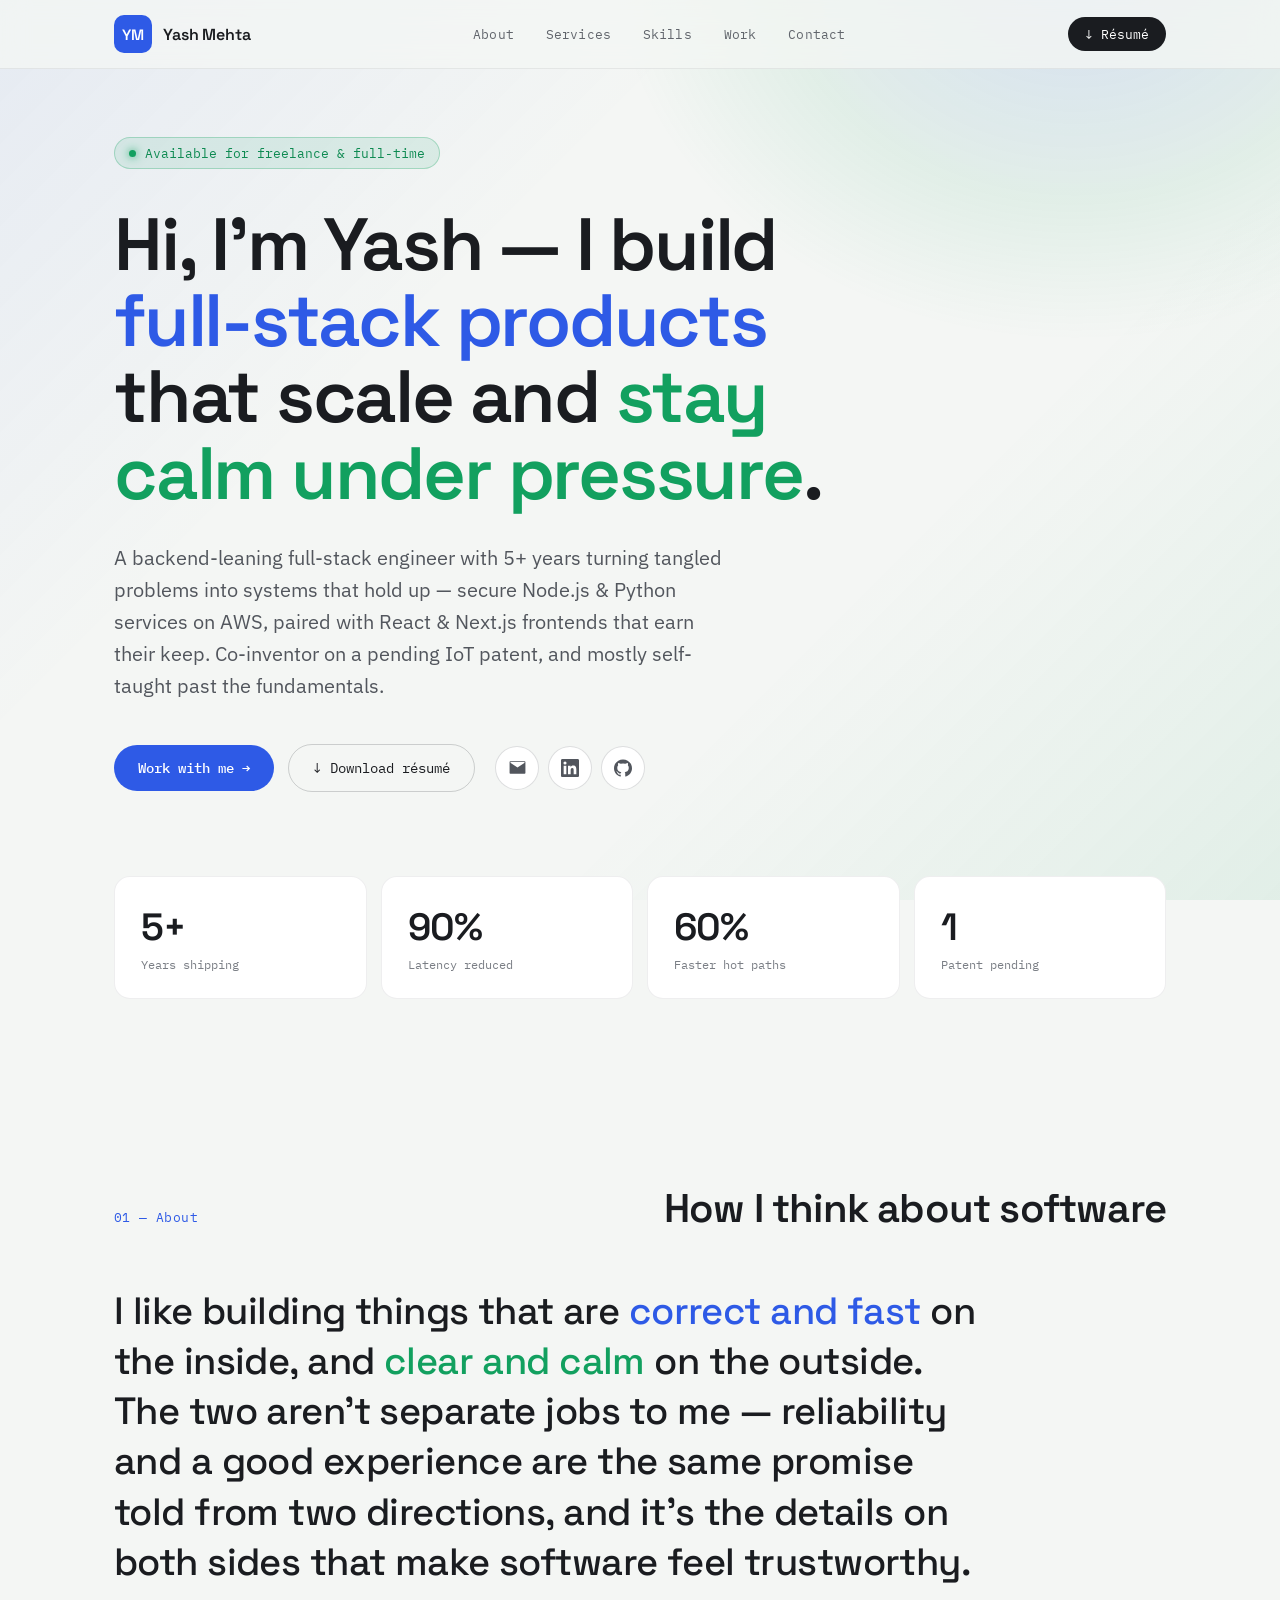
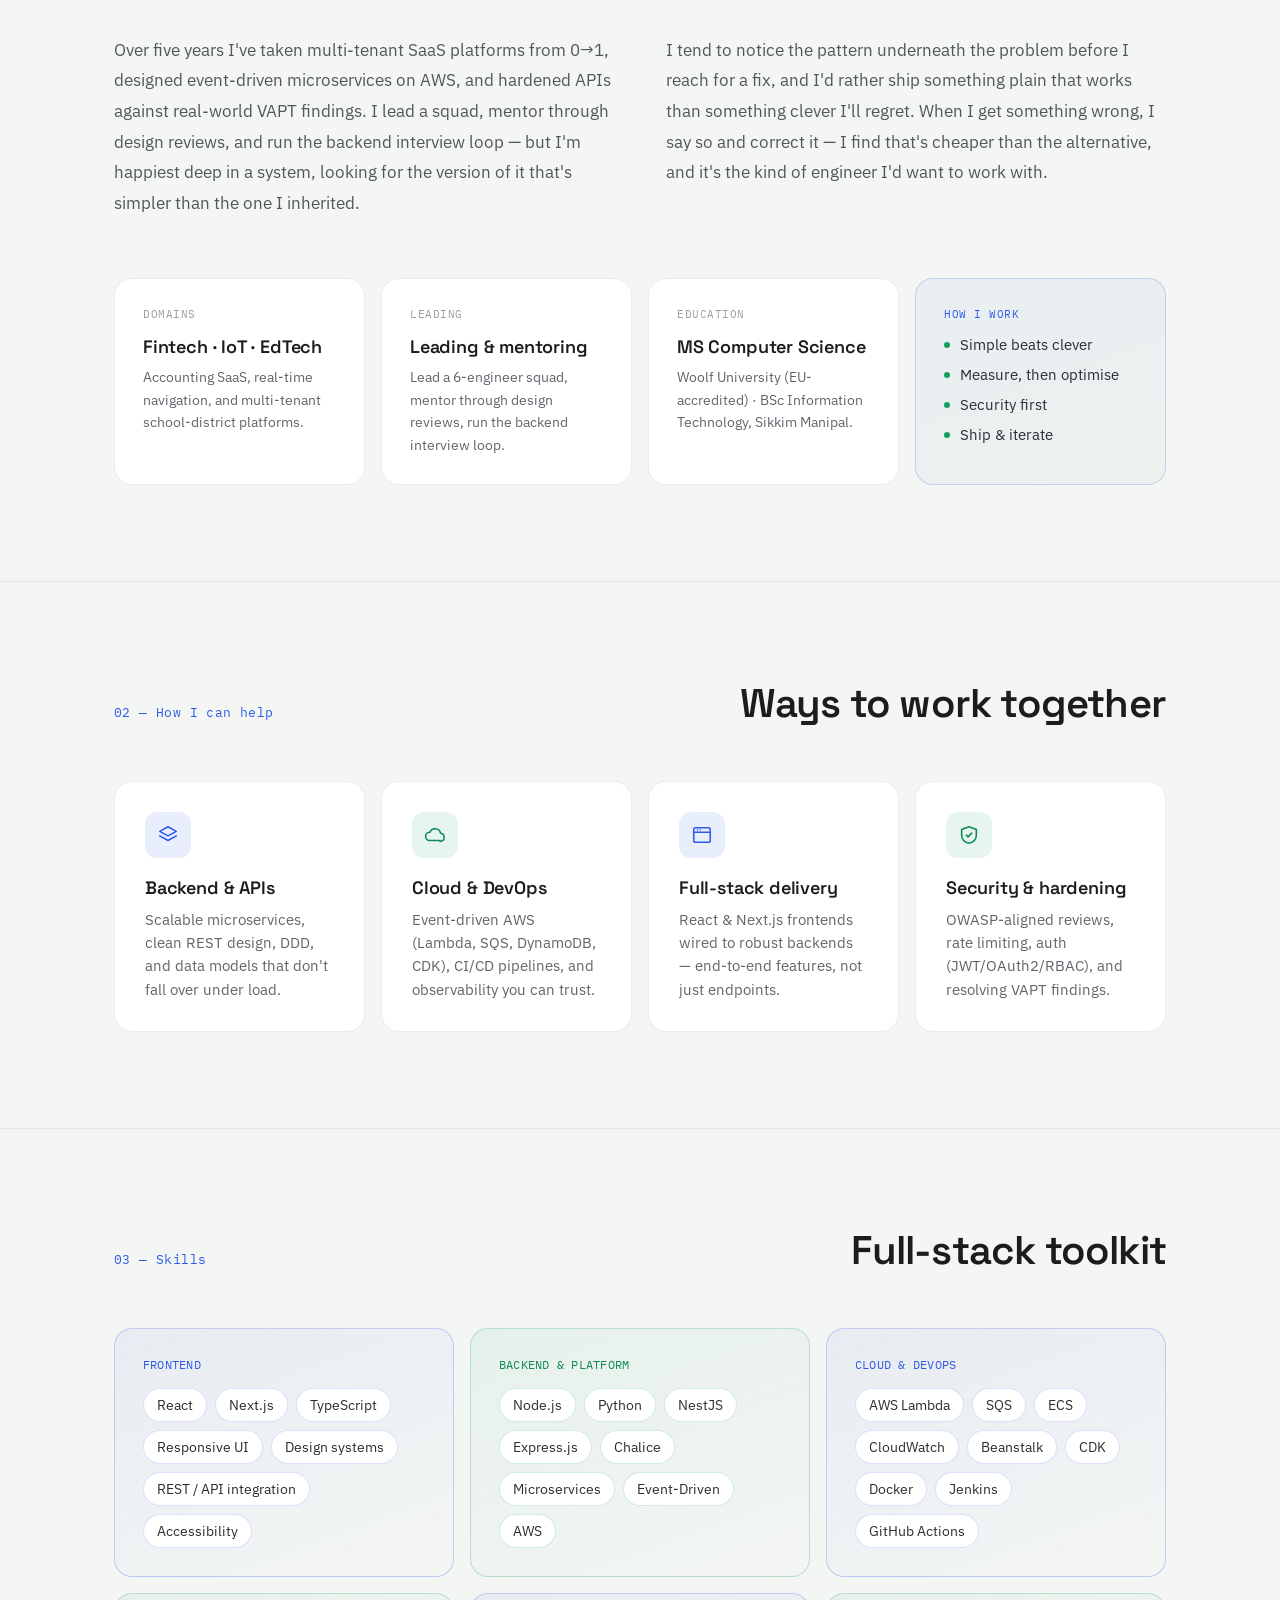
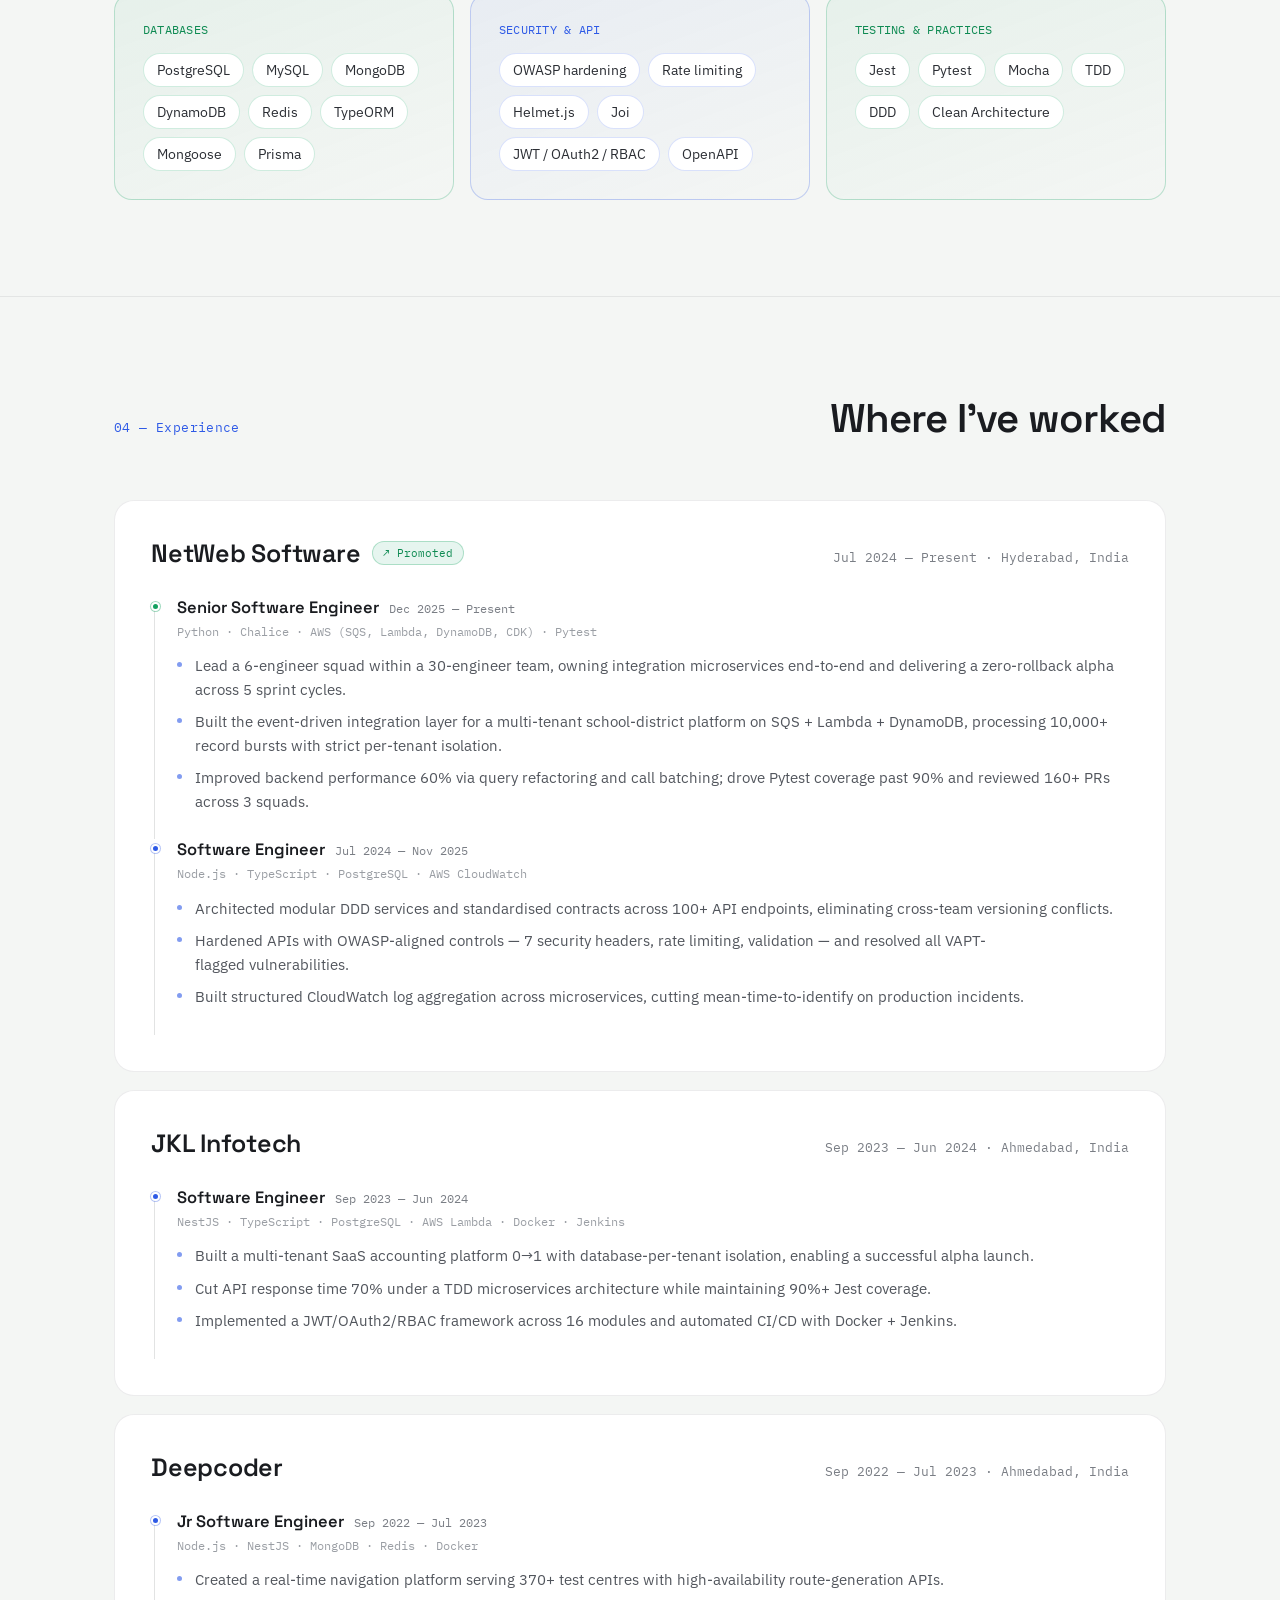
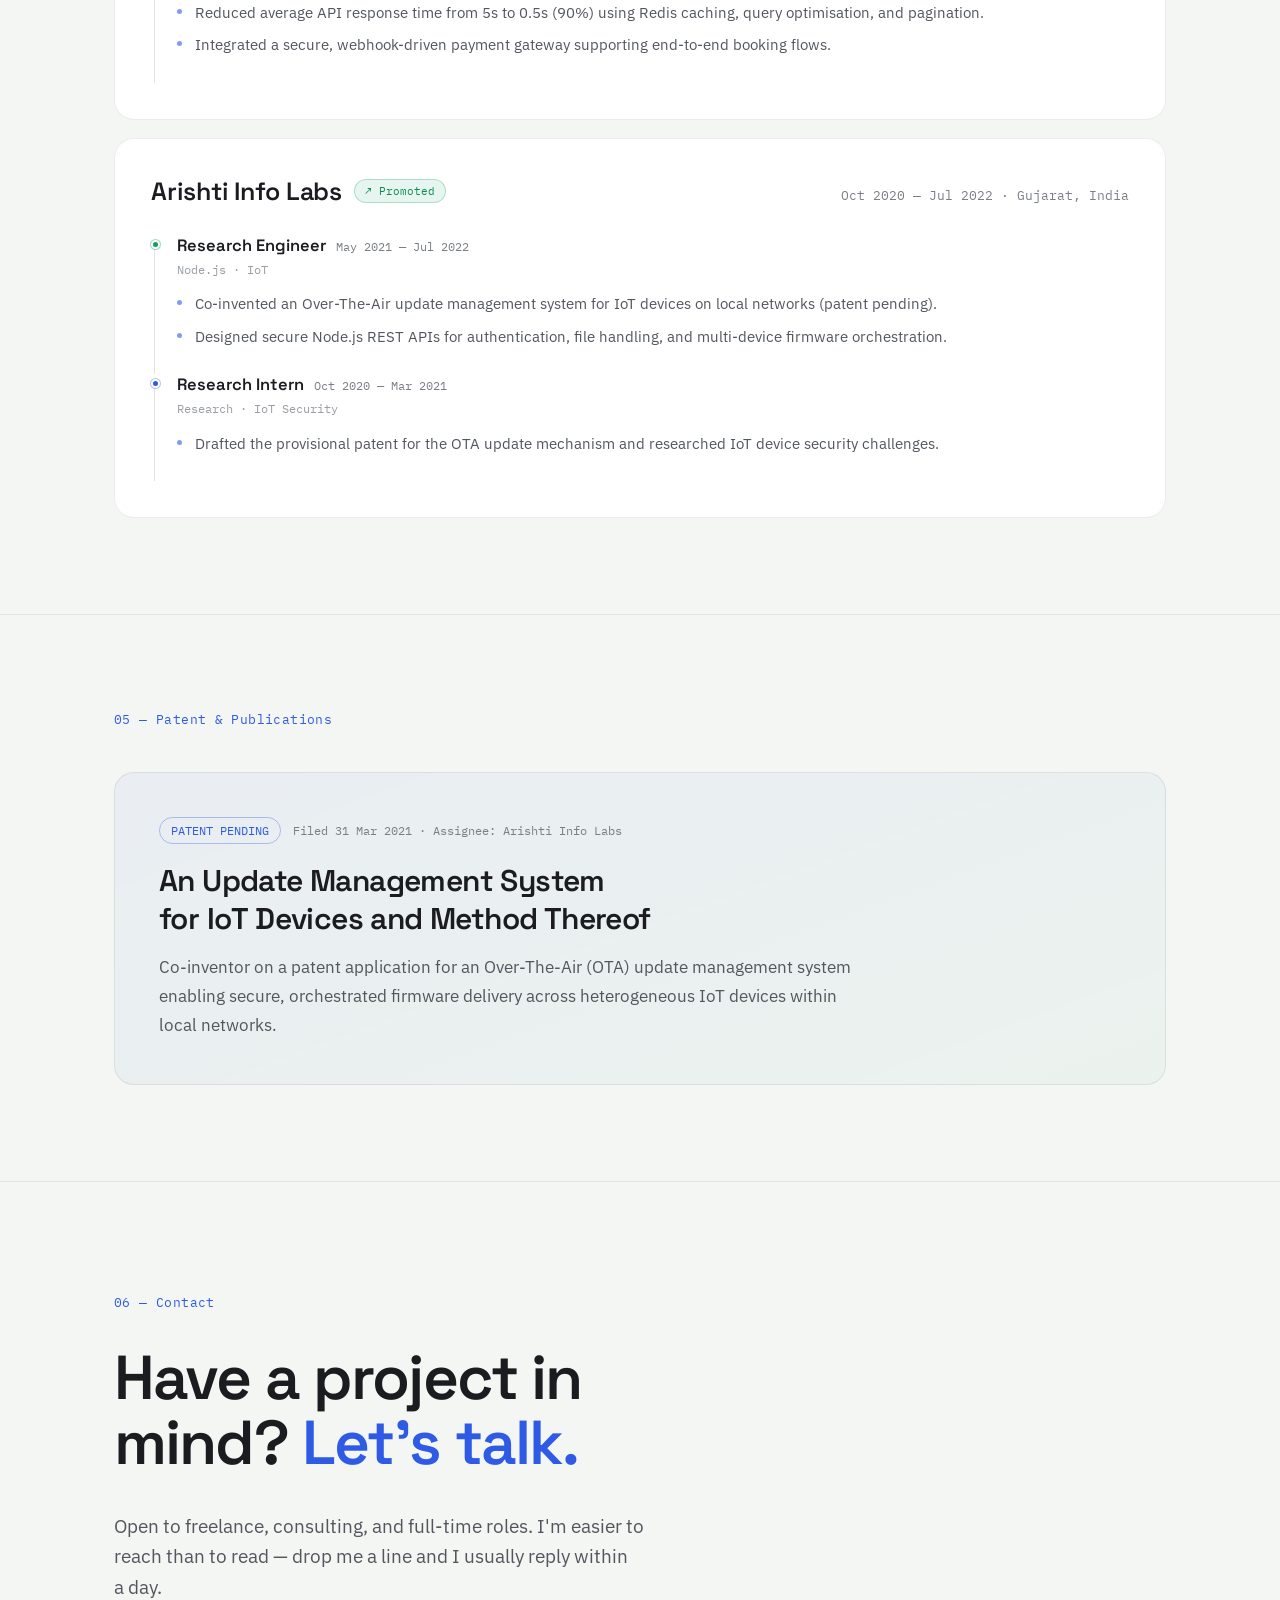
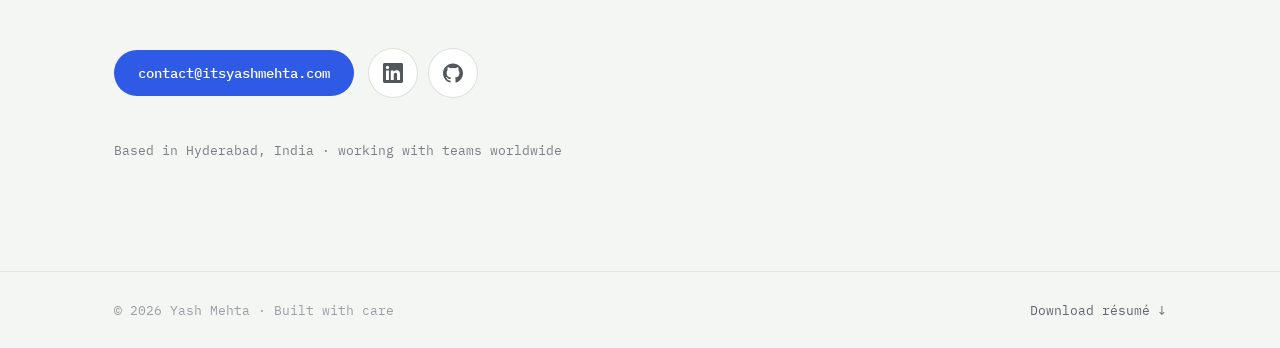
<file: index.html>
<!doctype html>
<html lang="en">
  <head>
    <meta charset="utf-8" />
    <meta name="viewport" content="width=device-width, initial-scale=1" />
    <title>Yash Mehta — Full-Stack Engineer</title>
    <meta
      name="description"
      content="Backend-leaning full-stack engineer with 5+ years building secure Node.js & Python services on AWS, paired with thoughtful React & Next.js frontends."
    />
    <link rel="preconnect" href="https://fonts.googleapis.com" />
    <link rel="preconnect" href="https://fonts.gstatic.com" crossorigin />
    <link
      href="https://fonts.googleapis.com/css2?family=Space+Grotesk:wght@400;500;600;700&family=IBM+Plex+Sans:wght@400;500;600&family=IBM+Plex+Mono:wght@400;500&display=swap"
      rel="stylesheet"
    />
    <link rel="stylesheet" href="styles.css" />
    <link rel="canonical" href="https://itsyashmehta.com/" />
    <link
      rel="icon"
      type="image/svg+xml"
      href="data:image/svg+xml,%3Csvg xmlns='http://www.w3.org/2000/svg' viewBox='0 0 38 38'%3E%3Crect width='38' height='38' rx='10' fill='%232E5AE6'/%3E%3Ctext x='19' y='25' font-family='system-ui,sans-serif' font-weight='600' font-size='15' fill='white' text-anchor='middle'%3EYM%3C/text%3E%3C/svg%3E"
    />
    <link rel="icon" href="/favicon.ico" sizes="any" />
    <link rel="apple-touch-icon" href="/assets/apple-touch-icon.png" />
    <link rel="manifest" href="/site.webmanifest" />
    <meta property="og:type" content="website" />
    <meta property="og:title" content="Yash Mehta — Full-Stack Engineer" />
    <meta
      property="og:description"
      content="Backend-leaning full-stack engineer with 5+ years building secure Node.js & Python services on AWS, paired with thoughtful React & Next.js frontends."
    />
    <meta property="og:url" content="https://itsyashmehta.com/" />
    <meta
      property="og:image"
      content="https://itsyashmehta.com/assets/og-image.png"
    />
    <meta property="og:site_name" content="Yash Mehta" />
    <meta property="og:locale" content="en_US" />
    <meta property="og:image:width" content="1200" />
    <meta property="og:image:height" content="630" />
    <meta
      property="og:image:alt"
      content="Yash Mehta — Full-Stack Engineer"
    />

    <!-- Twitter Card -->
    <meta name="twitter:card" content="summary_large_image" />
    <meta name="twitter:title" content="Yash Mehta — Full-Stack Engineer" />
    <meta
      name="twitter:description"
      content="Backend-leaning full-stack engineer with 5+ years building secure Node.js & Python services on AWS, paired with thoughtful React & Next.js frontends."
    />
    <meta
      name="twitter:image"
      content="https://itsyashmehta.com/assets/og-image.png"
    />

    <!-- SEO -->
    <meta name="author" content="Yash Mehta" />
    <meta name="robots" content="index, follow" />
    <meta name="theme-color" content="#2E5AE6" />
    <meta
      name="keywords"
      content="Yash Mehta, full-stack engineer, backend engineer, software engineer, Node.js, Python, AWS, React, Next.js, NestJS, microservices, API security, Hyderabad"
    />

    <!-- Google Search Console: replace the content value with the token from
         search.google.com/search-console (Add property → HTML tag method) -->
    <meta name="google-site-verification" content="U_byxW52H8gjsNbDVgKyMEUmsSTCzVkHadHnQNgtw7M" />

    <!-- Structured data: Person schema -->
    <script type="application/ld+json">
      {
        "@context": "https://schema.org",
        "@type": "Person",
        "name": "Yash Mehta",
        "url": "https://itsyashmehta.com/",
        "image": "https://itsyashmehta.com/assets/og-image.png",
        "jobTitle": "Full-Stack Engineer",
        "email": "mailto:contact@itsyashmehta.com",
        "description": "Backend-leaning full-stack engineer with 5+ years building secure Node.js & Python services on AWS, paired with thoughtful React & Next.js frontends.",
        "address": {
          "@type": "PostalAddress",
          "addressLocality": "Hyderabad",
          "addressCountry": "IN"
        },
        "sameAs": [
          "https://www.linkedin.com/in/yash-r-mehta/",
          "https://github.com/yashmehta001"
        ],
        "knowsAbout": [
          "Node.js",
          "Python",
          "TypeScript",
          "AWS",
          "React",
          "Next.js",
          "NestJS",
          "Microservices",
          "Event-Driven Architecture",
          "API Security",
          "Domain-Driven Design"
        ],
        "alumniOf": [
          {
            "@type": "CollegeOrUniversity",
            "name": "Woolf University"
          },
          {
            "@type": "CollegeOrUniversity",
            "name": "Sikkim Manipal University"
          }
        ]
      }
    </script>
  </head>
  <body>
    <a href="#main" class="skip-link">Skip to content</a>
    <div class="page">
      <!-- NAV -->
      <header class="site-header">
        <nav class="site-nav">
          <a href="#top" class="logo-link">
            <span class="logo-icon">YM</span>
            <span class="logo-text">Yash Mehta</span>
          </a>

          <div id="nav-links">
            <a href="#about" class="nav-link">About</a>
            <a href="#services" class="nav-link">Services</a>
            <a href="#skills" class="nav-link">Skills</a>
            <a href="#experience" class="nav-link">Work</a>
            <a href="#contact" class="nav-link">Contact</a>
          </div>

          <a
            href="assets/Yash-Mehta-Resume.pdf"
            target="_blank"
            rel="noopener noreferrer"
            class="nav-resume"
          >
            <span aria-hidden="true">&#8595;</span
            ><span>R&eacute;sum&eacute;</span>
          </a>

          <button
            type="button"
            class="nav-toggle"
            aria-label="Toggle navigation menu"
            aria-expanded="false"
            aria-controls="nav-links"
          >
            <span class="nav-toggle-bar" aria-hidden="true"></span>
            <span class="nav-toggle-bar" aria-hidden="true"></span>
            <span class="nav-toggle-bar" aria-hidden="true"></span>
          </button>
        </nav>
      </header>

      <div id="top"></div>
      <main id="main">
        <!-- HERO -->
        <section class="hero">
          <div class="hero-content">
            <div class="availability-badge">
              <span class="availability-dot"></span>
              Available for freelance &amp; full-time
            </div>

            <h1 class="hero-title">
              Hi, I'm Yash &mdash; I build
              <span class="text-blue">full-stack products</span> that scale and
              <span class="text-green">stay calm under pressure</span>.
            </h1>

            <p class="hero-subtitle">
              A backend-leaning full-stack engineer with 5+ years turning
              tangled problems into systems that hold up &mdash; secure Node.js
              &amp; Python services on AWS, paired with React &amp; Next.js
              frontends that earn their keep. Co-inventor on a pending IoT
              patent, and mostly self-taught past the fundamentals.
            </p>

            <div class="hero-actions">
              <a href="#contact" class="btn-primary">Work with me &rarr;</a>
              <a
                href="assets/Yash-Mehta-Resume.pdf"
                target="_blank"
                rel="noopener noreferrer"
                class="btn-outline"
              >
                <span aria-hidden="true">&#8595;</span> Download
                r&eacute;sum&eacute;
              </a>

              <div class="social-links">
                <a
                  href="mailto:contact@itsyashmehta.com"
                  aria-label="Email"
                  class="social-icon"
                >
                  <svg
                    width="19"
                    height="19"
                    viewBox="0 0 24 24"
                    fill="currentColor"
                    aria-hidden="true"
                  >
                    <path
                      d="M3 4h18a1 1 0 0 1 1 1v14a1 1 0 0 1-1 1H3a1 1 0 0 1-1-1V5a1 1 0 0 1 1-1Zm.4 2.3 8.6 5.74L20.6 6.3 21 5H3l.4 1.3Z"
                    ></path>
                  </svg>
                </a>
                <a
                  href="https://www.linkedin.com/in/yash-r-mehta/"
                  target="_blank"
                  rel="noopener noreferrer"
                  aria-label="LinkedIn"
                  class="social-icon"
                >
                  <svg
                    width="18"
                    height="18"
                    viewBox="0 0 24 24"
                    fill="currentColor"
                    aria-hidden="true"
                  >
                    <path
                      d="M20.45 20.45h-3.56v-5.57c0-1.33-.02-3.04-1.85-3.04-1.85 0-2.14 1.45-2.14 2.94v5.66H9.35V9h3.41v1.56h.05c.48-.9 1.64-1.85 3.37-1.85 3.6 0 4.27 2.37 4.27 5.45v6.29zM5.34 7.43a2.06 2.06 0 1 1 0-4.13 2.06 2.06 0 0 1 0 4.13zM7.12 20.45H3.56V9h3.56v11.45zM22.22 0H1.77C.79 0 0 .77 0 1.72v20.55C0 23.23.79 24 1.77 24h20.45c.98 0 1.78-.77 1.78-1.73V1.72C24 .77 23.2 0 22.22 0z"
                    ></path>
                  </svg>
                </a>
                <a
                  href="https://github.com/yashmehta001"
                  target="_blank"
                  rel="noopener noreferrer"
                  aria-label="GitHub"
                  class="social-icon"
                >
                  <svg
                    width="18"
                    height="18"
                    viewBox="0 0 24 24"
                    fill="currentColor"
                    aria-hidden="true"
                  >
                    <path
                      d="M12 .5C5.37.5 0 5.78 0 12.29c0 5.2 3.44 9.61 8.21 11.17.6.11.82-.26.82-.58v-2.03c-3.34.72-4.04-1.61-4.04-1.61-.55-1.38-1.34-1.75-1.34-1.75-1.09-.74.08-.73.08-.73 1.2.08 1.84 1.22 1.84 1.22 1.07 1.81 2.81 1.29 3.5.99.11-.77.42-1.29.76-1.59-2.67-.3-5.47-1.31-5.47-5.83 0-1.29.47-2.34 1.24-3.17-.12-.3-.54-1.52.12-3.17 0 0 1.01-.32 3.3 1.21a11.5 11.5 0 0 1 6 0c2.29-1.53 3.3-1.21 3.3-1.21.66 1.65.24 2.87.12 3.17.77.83 1.24 1.88 1.24 3.17 0 4.53-2.81 5.53-5.49 5.82.43.37.81 1.1.81 2.22v3.29c0 .32.22.7.83.58C20.57 21.9 24 17.49 24 12.29 24 5.78 18.63.5 12 .5z"
                    ></path>
                  </svg>
                </a>
              </div>
            </div>
          </div>

          <!-- stat strip -->
          <div class="stats-grid">
            <div class="stat-card">
              <div class="stat-value">5+</div>
              <div class="stat-label">Years shipping</div>
            </div>
            <div class="stat-card">
              <div class="stat-value">90%</div>
              <div class="stat-label">Latency reduced</div>
            </div>
            <div class="stat-card">
              <div class="stat-value">60%</div>
              <div class="stat-label">Faster hot paths</div>
            </div>
            <div class="stat-card">
              <div class="stat-value">1</div>
              <div class="stat-label">Patent pending</div>
            </div>
          </div>
        </section>

        <!-- ABOUT -->
        <section id="about" class="container section-inner">
          <div class="section-header">
            <div class="section-number">01 &mdash; About</div>
            <h2 class="section-title">How I think about software</h2>
          </div>

          <p class="about-lead">
            I like building things that are
            <span class="text-blue">correct and fast</span> on the inside, and
            <span class="text-green">clear and calm</span> on the outside. The
            two aren't separate jobs to me &mdash; reliability and a good
            experience are the same promise told from two directions, and it's
            the details on both sides that make software feel trustworthy.
          </p>

          <div class="about-columns">
            <p class="about-text">
              Over five years I've taken multi-tenant SaaS platforms from
              0&rarr;1, designed event-driven microservices on AWS, and hardened
              APIs against real-world VAPT findings. I lead a squad, mentor
              through design reviews, and run the backend interview loop &mdash;
              but I'm happiest deep in a system, looking for the version of it
              that's simpler than the one I inherited.
            </p>
            <p class="about-text">
              I tend to notice the pattern underneath the problem before I reach
              for a fix, and I'd rather ship something plain that works than
              something clever I'll regret. When I get something wrong, I say so
              and correct it &mdash; I find that's cheaper than the alternative,
              and it's the kind of engineer I'd want to work with.
            </p>
          </div>

          <div class="info-grid">
            <div class="info-card">
              <div class="info-card-label">DOMAINS</div>
              <div class="info-card-title">
                Fintech &middot; IoT &middot; EdTech
              </div>
              <p class="info-card-text">
                Accounting SaaS, real-time navigation, and multi-tenant
                school-district platforms.
              </p>
            </div>
            <div class="info-card">
              <div class="info-card-label">LEADING</div>
              <div class="info-card-title">Leading &amp; mentoring</div>
              <p class="info-card-text">
                Lead a 6-engineer squad, mentor through design reviews, run the
                backend interview loop.
              </p>
            </div>
            <div class="info-card">
              <div class="info-card-label">EDUCATION</div>
              <div class="info-card-title">MS Computer Science</div>
              <p class="info-card-text">
                Woolf University (EU-accredited) &middot; BSc Information
                Technology, Sikkim Manipal.
              </p>
            </div>
            <div class="principles-card">
              <div class="info-card-label">HOW I WORK</div>
              <div class="principles-list">
                <div class="principle-item">
                  <span class="principle-dot"></span> Simple beats clever
                </div>
                <div class="principle-item">
                  <span class="principle-dot"></span> Measure, then optimise
                </div>
                <div class="principle-item">
                  <span class="principle-dot"></span> Security first
                </div>
                <div class="principle-item">
                  <span class="principle-dot"></span> Ship &amp; iterate
                </div>
              </div>
            </div>
          </div>
        </section>

        <!-- SERVICES -->
        <section id="services" class="section-border">
          <div class="container section-inner">
            <div class="section-header">
              <div class="section-number">02 &mdash; How I can help</div>
              <h2 class="section-title">Ways to work together</h2>
            </div>

            <div class="services-grid">
              <div class="service-card service-card-blue">
                <div class="service-icon service-icon-blue">
                  <svg
                    width="22"
                    height="22"
                    viewBox="0 0 24 24"
                    fill="none"
                    stroke="currentColor"
                    stroke-width="1.7"
                    stroke-linecap="round"
                    stroke-linejoin="round"
                  >
                    <path d="m12 3 9 5-9 5-9-5 9-5Z"></path>
                    <path d="m3 13 9 5 9-5"></path>
                  </svg>
                </div>
                <h3 class="service-title">Backend &amp; APIs</h3>
                <p class="service-text">
                  Scalable microservices, clean REST design, DDD, and data
                  models that don't fall over under load.
                </p>
              </div>
              <div class="service-card service-card-green">
                <div class="service-icon service-icon-green">
                  <svg
                    width="22"
                    height="22"
                    viewBox="0 0 24 24"
                    fill="none"
                    stroke="currentColor"
                    stroke-width="1.7"
                    stroke-linecap="round"
                    stroke-linejoin="round"
                  >
                    <path
                      d="M17.5 19a4.5 4.5 0 0 0 .5-8.97A6 6 0 0 0 6.5 9 4.5 4.5 0 0 0 6 18h11.5Z"
                    ></path>
                  </svg>
                </div>
                <h3 class="service-title">Cloud &amp; DevOps</h3>
                <p class="service-text">
                  Event-driven AWS (Lambda, SQS, DynamoDB, CDK), CI/CD
                  pipelines, and observability you can trust.
                </p>
              </div>
              <div class="service-card service-card-blue">
                <div class="service-icon service-icon-blue">
                  <svg
                    width="22"
                    height="22"
                    viewBox="0 0 24 24"
                    fill="none"
                    stroke="currentColor"
                    stroke-width="1.7"
                    stroke-linecap="round"
                    stroke-linejoin="round"
                  >
                    <rect x="3" y="4" width="18" height="16" rx="2"></rect>
                    <path d="M3 9h18"></path>
                    <path d="M7 6.5h.01M10 6.5h.01"></path>
                  </svg>
                </div>
                <h3 class="service-title">Full-stack delivery</h3>
                <p class="service-text">
                  React &amp; Next.js frontends wired to robust backends &mdash;
                  end-to-end features, not just endpoints.
                </p>
              </div>
              <div class="service-card service-card-green">
                <div class="service-icon service-icon-green">
                  <svg
                    width="22"
                    height="22"
                    viewBox="0 0 24 24"
                    fill="none"
                    stroke="currentColor"
                    stroke-width="1.7"
                    stroke-linecap="round"
                    stroke-linejoin="round"
                  >
                    <path
                      d="M12 3 4 6v6c0 4.4 3.2 7.9 8 9 4.8-1.1 8-4.6 8-9V6l-8-3Z"
                    ></path>
                    <path d="m9 12 2 2 4-4"></path>
                  </svg>
                </div>
                <h3 class="service-title">Security &amp; hardening</h3>
                <p class="service-text">
                  OWASP-aligned reviews, rate limiting, auth (JWT/OAuth2/RBAC),
                  and resolving VAPT findings.
                </p>
              </div>
            </div>
          </div>
        </section>

        <!-- SKILLS -->
        <section id="skills" class="section-border">
          <div class="container section-inner">
            <div class="section-header">
              <div class="section-number">03 &mdash; Skills</div>
              <h2 class="section-title">Full-stack toolkit</h2>
            </div>

            <div class="skills-grid">
              <div class="skill-group skill-group-blue">
                <div class="skill-group-label skill-group-label-blue">
                  FRONTEND
                </div>
                <div class="skill-tags">
                  <span class="skill-tag skill-tag-blue">React</span>
                  <span class="skill-tag skill-tag-blue">Next.js</span>
                  <span class="skill-tag skill-tag-blue">TypeScript</span>
                  <span class="skill-tag skill-tag-blue">Responsive UI</span>
                  <span class="skill-tag skill-tag-blue">Design systems</span>
                  <span class="skill-tag skill-tag-blue"
                    >REST / API integration</span
                  >
                  <span class="skill-tag skill-tag-blue">Accessibility</span>
                </div>
              </div>
              <div class="skill-group skill-group-green">
                <div class="skill-group-label skill-group-label-green">
                  BACKEND &amp; PLATFORM
                </div>
                <div class="skill-tags">
                  <span class="skill-tag skill-tag-green">Node.js</span>
                  <span class="skill-tag skill-tag-green">Python</span>
                  <span class="skill-tag skill-tag-green">NestJS</span>
                  <span class="skill-tag skill-tag-green">Express.js</span>
                  <span class="skill-tag skill-tag-green">Chalice</span>
                  <span class="skill-tag skill-tag-green">Microservices</span>
                  <span class="skill-tag skill-tag-green">Event-Driven</span>
                  <span class="skill-tag skill-tag-green">AWS</span>
                </div>
              </div>
              <div class="skill-group skill-group-blue">
                <div class="skill-group-label skill-group-label-blue">
                  CLOUD &amp; DEVOPS
                </div>
                <div class="skill-tags">
                  <span class="skill-tag skill-tag-blue">AWS Lambda</span>
                  <span class="skill-tag skill-tag-blue">SQS</span>
                  <span class="skill-tag skill-tag-blue">ECS</span>
                  <span class="skill-tag skill-tag-blue">CloudWatch</span>
                  <span class="skill-tag skill-tag-blue">Beanstalk</span>
                  <span class="skill-tag skill-tag-blue">CDK</span>
                  <span class="skill-tag skill-tag-blue">Docker</span>
                  <span class="skill-tag skill-tag-blue">Jenkins</span>
                  <span class="skill-tag skill-tag-blue">GitHub Actions</span>
                </div>
              </div>
              <div class="skill-group skill-group-green">
                <div class="skill-group-label skill-group-label-green">
                  DATABASES
                </div>
                <div class="skill-tags">
                  <span class="skill-tag skill-tag-green">PostgreSQL</span>
                  <span class="skill-tag skill-tag-green">MySQL</span>
                  <span class="skill-tag skill-tag-green">MongoDB</span>
                  <span class="skill-tag skill-tag-green">DynamoDB</span>
                  <span class="skill-tag skill-tag-green">Redis</span>
                  <span class="skill-tag skill-tag-green">TypeORM</span>
                  <span class="skill-tag skill-tag-green">Mongoose</span>
                  <span class="skill-tag skill-tag-green">Prisma</span>
                </div>
              </div>
              <div class="skill-group skill-group-blue">
                <div class="skill-group-label skill-group-label-blue">
                  SECURITY &amp; API
                </div>
                <div class="skill-tags">
                  <span class="skill-tag skill-tag-blue">OWASP hardening</span>
                  <span class="skill-tag skill-tag-blue">Rate limiting</span>
                  <span class="skill-tag skill-tag-blue">Helmet.js</span>
                  <span class="skill-tag skill-tag-blue">Joi</span>
                  <span class="skill-tag skill-tag-blue"
                    >JWT / OAuth2 / RBAC</span
                  >
                  <span class="skill-tag skill-tag-blue">OpenAPI</span>
                </div>
              </div>
              <div class="skill-group skill-group-green">
                <div class="skill-group-label skill-group-label-green">
                  TESTING &amp; PRACTICES
                </div>
                <div class="skill-tags">
                  <span class="skill-tag skill-tag-green">Jest</span>
                  <span class="skill-tag skill-tag-green">Pytest</span>
                  <span class="skill-tag skill-tag-green">Mocha</span>
                  <span class="skill-tag skill-tag-green">TDD</span>
                  <span class="skill-tag skill-tag-green">DDD</span>
                  <span class="skill-tag skill-tag-green"
                    >Clean Architecture</span
                  >
                </div>
              </div>
            </div>
          </div>
        </section>

        <!-- EXPERIENCE -->
        <section id="experience" class="section-border">
          <div class="container section-inner">
            <div class="section-header section-header-wide">
              <div class="section-number">04 &mdash; Experience</div>
              <h2 class="section-title">Where I've worked</h2>
            </div>

            <div class="companies">
              <!-- NetWeb Software -->
              <div class="company-card">
                <div class="company-header">
                  <div class="company-name-row">
                    <h3 class="company-name">NetWeb Software</h3>
                    <span class="promoted-badge">&#8599; Promoted</span>
                  </div>
                  <div class="company-meta">
                    Jul 2024 &mdash; Present &middot; Hyderabad, India
                  </div>
                </div>
                <div class="timeline">
                  <div class="role">
                    <span class="timeline-line"></span>
                    <span class="timeline-dot timeline-dot-green"></span>
                    <div class="role-header">
                      <span class="role-title">Senior Software Engineer</span>
                      <span class="role-period">Dec 2025 &mdash; Present</span>
                    </div>
                    <div class="role-stack">
                      Python &middot; Chalice &middot; AWS (SQS, Lambda,
                      DynamoDB, CDK) &middot; Pytest
                    </div>
                    <ul class="role-points">
                      <li class="role-point">
                        <span class="role-point-dot"></span>
                        Lead a 6-engineer squad within a 30-engineer team,
                        owning integration microservices end-to-end and
                        delivering a zero-rollback alpha across 5 sprint cycles.
                      </li>
                      <li class="role-point">
                        <span class="role-point-dot"></span>
                        Built the event-driven integration layer for a
                        multi-tenant school-district platform on SQS + Lambda +
                        DynamoDB, processing 10,000+ record bursts with strict
                        per-tenant isolation.
                      </li>
                      <li class="role-point">
                        <span class="role-point-dot"></span>
                        Improved backend performance 60% via query refactoring
                        and call batching; drove Pytest coverage past 90% and
                        reviewed 160+ PRs across 3 squads.
                      </li>
                    </ul>
                  </div>
                  <div class="role">
                    <span class="timeline-line"></span>
                    <span class="timeline-dot timeline-dot-blue"></span>
                    <div class="role-header">
                      <span class="role-title">Software Engineer</span>
                      <span class="role-period">Jul 2024 &mdash; Nov 2025</span>
                    </div>
                    <div class="role-stack">
                      Node.js &middot; TypeScript &middot; PostgreSQL &middot;
                      AWS CloudWatch
                    </div>
                    <ul class="role-points">
                      <li class="role-point">
                        <span class="role-point-dot"></span>
                        Architected modular DDD services and standardised
                        contracts across 100+ API endpoints, eliminating
                        cross-team versioning conflicts.
                      </li>
                      <li class="role-point">
                        <span class="role-point-dot"></span>
                        Hardened APIs with OWASP-aligned controls &mdash; 7
                        security headers, rate limiting, validation &mdash; and
                        resolved all VAPT-flagged vulnerabilities.
                      </li>
                      <li class="role-point">
                        <span class="role-point-dot"></span>
                        Built structured CloudWatch log aggregation across
                        microservices, cutting mean-time-to-identify on
                        production incidents.
                      </li>
                    </ul>
                  </div>
                </div>
              </div>

              <!-- JKL Infotech -->
              <div class="company-card">
                <div class="company-header">
                  <div class="company-name-row">
                    <h3 class="company-name">JKL Infotech</h3>
                  </div>
                  <div class="company-meta">
                    Sep 2023 &mdash; Jun 2024 &middot; Ahmedabad, India
                  </div>
                </div>
                <div class="timeline">
                  <div class="role">
                    <span class="timeline-line"></span>
                    <span class="timeline-dot timeline-dot-blue"></span>
                    <div class="role-header">
                      <span class="role-title">Software Engineer</span>
                      <span class="role-period">Sep 2023 &mdash; Jun 2024</span>
                    </div>
                    <div class="role-stack">
                      NestJS &middot; TypeScript &middot; PostgreSQL &middot;
                      AWS Lambda &middot; Docker &middot; Jenkins
                    </div>
                    <ul class="role-points">
                      <li class="role-point">
                        <span class="role-point-dot"></span>
                        Built a multi-tenant SaaS accounting platform 0&rarr;1
                        with database-per-tenant isolation, enabling a
                        successful alpha launch.
                      </li>
                      <li class="role-point">
                        <span class="role-point-dot"></span>
                        Cut API response time 70% under a TDD microservices
                        architecture while maintaining 90%+ Jest coverage.
                      </li>
                      <li class="role-point">
                        <span class="role-point-dot"></span>
                        Implemented a JWT/OAuth2/RBAC framework across 16
                        modules and automated CI/CD with Docker + Jenkins.
                      </li>
                    </ul>
                  </div>
                </div>
              </div>

              <!-- Deepcoder -->
              <div class="company-card">
                <div class="company-header">
                  <div class="company-name-row">
                    <h3 class="company-name">Deepcoder</h3>
                  </div>
                  <div class="company-meta">
                    Sep 2022 &mdash; Jul 2023 &middot; Ahmedabad, India
                  </div>
                </div>
                <div class="timeline">
                  <div class="role">
                    <span class="timeline-line"></span>
                    <span class="timeline-dot timeline-dot-blue"></span>
                    <div class="role-header">
                      <span class="role-title">Jr Software Engineer</span>
                      <span class="role-period">Sep 2022 &mdash; Jul 2023</span>
                    </div>
                    <div class="role-stack">
                      Node.js &middot; NestJS &middot; MongoDB &middot; Redis
                      &middot; Docker
                    </div>
                    <ul class="role-points">
                      <li class="role-point">
                        <span class="role-point-dot"></span>
                        Created a real-time navigation platform serving 370+
                        test centres with high-availability route-generation
                        APIs.
                      </li>
                      <li class="role-point">
                        <span class="role-point-dot"></span>
                        Reduced average API response time from 5s to 0.5s (90%)
                        using Redis caching, query optimisation, and pagination.
                      </li>
                      <li class="role-point">
                        <span class="role-point-dot"></span>
                        Integrated a secure, webhook-driven payment gateway
                        supporting end-to-end booking flows.
                      </li>
                    </ul>
                  </div>
                </div>
              </div>

              <!-- Arishti Info Labs -->
              <div class="company-card">
                <div class="company-header">
                  <div class="company-name-row">
                    <h3 class="company-name">Arishti Info Labs</h3>
                    <span class="promoted-badge">&#8599; Promoted</span>
                  </div>
                  <div class="company-meta">
                    Oct 2020 &mdash; Jul 2022 &middot; Gujarat, India
                  </div>
                </div>
                <div class="timeline">
                  <div class="role">
                    <span class="timeline-line"></span>
                    <span class="timeline-dot timeline-dot-green"></span>
                    <div class="role-header">
                      <span class="role-title">Research Engineer</span>
                      <span class="role-period">May 2021 &mdash; Jul 2022</span>
                    </div>
                    <div class="role-stack">Node.js &middot; IoT</div>
                    <ul class="role-points">
                      <li class="role-point">
                        <span class="role-point-dot"></span>
                        Co-invented an Over-The-Air update management system for
                        IoT devices on local networks (patent pending).
                      </li>
                      <li class="role-point">
                        <span class="role-point-dot"></span>
                        Designed secure Node.js REST APIs for authentication,
                        file handling, and multi-device firmware orchestration.
                      </li>
                    </ul>
                  </div>
                  <div class="role">
                    <span class="timeline-line"></span>
                    <span class="timeline-dot timeline-dot-blue"></span>
                    <div class="role-header">
                      <span class="role-title">Research Intern</span>
                      <span class="role-period">Oct 2020 &mdash; Mar 2021</span>
                    </div>
                    <div class="role-stack">Research &middot; IoT Security</div>
                    <ul class="role-points">
                      <li class="role-point">
                        <span class="role-point-dot"></span>
                        Drafted the provisional patent for the OTA update
                        mechanism and researched IoT device security challenges.
                      </li>
                    </ul>
                  </div>
                </div>
              </div>
            </div>
          </div>
        </section>

        <!-- PATENT -->
        <section id="patent" class="section-border">
          <div class="container section-inner">
            <div class="section-number section-number-spaced">
              05 &mdash; Patent &amp; Publications
            </div>
            <div class="patent-card">
              <div class="patent-badges">
                <span class="patent-badge">PATENT PENDING</span>
                <span class="patent-meta"
                  >Filed 31 Mar 2021 &middot; Assignee: Arishti Info Labs</span
                >
              </div>
              <h3 class="patent-title">
                An Update Management System for IoT Devices and Method Thereof
              </h3>
              <p class="patent-text">
                Co-inventor on a patent application for an Over-The-Air (OTA)
                update management system enabling secure, orchestrated firmware
                delivery across heterogeneous IoT devices within local networks.
              </p>
            </div>
          </div>
        </section>

        <!-- PROJECTS (uncomment when ready)
    <section id="projects" class="section-border">
      <div class="container section-inner">
        <div class="section-header">
          <div class="section-number">06 &mdash; Featured Projects</div>
          <h2 class="section-title">Selected work</h2>
        </div>

        <div class="projects-grid">
          <div class="project-placeholder">
            <div class="project-tag">PROJECT 01</div>
            <div class="project-body">
              <div style="text-align:center;">
                <div class="project-add-icon">+</div>
                <div class="project-title">Coming soon</div>
                <div class="project-note">Case study in progress</div>
              </div>
            </div>
          </div>
          <div class="project-placeholder">
            <div class="project-tag">PROJECT 02</div>
            <div class="project-body">
              <div style="text-align:center;">
                <div class="project-add-icon">+</div>
                <div class="project-title">Coming soon</div>
                <div class="project-note">Case study in progress</div>
              </div>
            </div>
          </div>
          <div class="project-placeholder">
            <div class="project-tag">PROJECT 03</div>
            <div class="project-body">
              <div style="text-align:center;">
                <div class="project-add-icon">+</div>
                <div class="project-title">Coming soon</div>
                <div class="project-note">Case study in progress</div>
              </div>
            </div>
          </div>
        </div>
      </div>
    </section>
    -->

        <!-- CONTACT -->
        <section id="contact" class="section-border">
          <div class="container contact-inner">
            <div class="section-number section-number-tight">
              06 &mdash; Contact
            </div>
            <h2 class="contact-title">
              Have a project in mind? <span class="text-blue">Let's talk.</span>
            </h2>
            <p class="contact-text">
              Open to freelance, consulting, and full-time roles. I'm easier to
              reach than to read &mdash; drop me a line and I usually reply
              within a day.
            </p>

            <div class="contact-actions">
              <a href="mailto:contact@itsyashmehta.com" class="btn-primary">
                contact@itsyashmehta.com
              </a>
              <div class="contact-socials">
                <a
                  href="https://www.linkedin.com/in/yash-r-mehta/"
                  target="_blank"
                  rel="noopener noreferrer"
                  aria-label="LinkedIn"
                  class="social-icon social-icon-lg"
                >
                  <svg
                    width="20"
                    height="20"
                    viewBox="0 0 24 24"
                    fill="currentColor"
                    aria-hidden="true"
                  >
                    <path
                      d="M20.45 20.45h-3.56v-5.57c0-1.33-.02-3.04-1.85-3.04-1.85 0-2.14 1.45-2.14 2.94v5.66H9.35V9h3.41v1.56h.05c.48-.9 1.64-1.85 3.37-1.85 3.6 0 4.27 2.37 4.27 5.45v6.29zM5.34 7.43a2.06 2.06 0 1 1 0-4.13 2.06 2.06 0 0 1 0 4.13zM7.12 20.45H3.56V9h3.56v11.45zM22.22 0H1.77C.79 0 0 .77 0 1.72v20.55C0 23.23.79 24 1.77 24h20.45c.98 0 1.78-.77 1.78-1.73V1.72C24 .77 23.2 0 22.22 0z"
                    ></path>
                  </svg>
                </a>
                <a
                  href="https://github.com/yashmehta001"
                  target="_blank"
                  rel="noopener noreferrer"
                  aria-label="GitHub"
                  class="social-icon social-icon-lg"
                >
                  <svg
                    width="20"
                    height="20"
                    viewBox="0 0 24 24"
                    fill="currentColor"
                    aria-hidden="true"
                  >
                    <path
                      d="M12 .5C5.37.5 0 5.78 0 12.29c0 5.2 3.44 9.61 8.21 11.17.6.11.82-.26.82-.58v-2.03c-3.34.72-4.04-1.61-4.04-1.61-.55-1.38-1.34-1.75-1.34-1.75-1.09-.74.08-.73.08-.73 1.2.08 1.84 1.22 1.84 1.22 1.07 1.81 2.81 1.29 3.5.99.11-.77.42-1.29.76-1.59-2.67-.3-5.47-1.31-5.47-5.83 0-1.29.47-2.34 1.24-3.17-.12-.3-.54-1.52.12-3.17 0 0 1.01-.32 3.3 1.21a11.5 11.5 0 0 1 6 0c2.29-1.53 3.3-1.21 3.3-1.21.66 1.65.24 2.87.12 3.17.77.83 1.24 1.88 1.24 3.17 0 4.53-2.81 5.53-5.49 5.82.43.37.81 1.1.81 2.22v3.29c0 .32.22.7.83.58C20.57 21.9 24 17.49 24 12.29 24 5.78 18.63.5 12 .5z"
                    ></path>
                  </svg>
                </a>
              </div>
            </div>

            <div class="location">
              Based in Hyderabad, India &middot; working with teams worldwide
            </div>
          </div>
        </section>

        <!-- FOOTER -->
        <footer class="site-footer">
          <div class="footer-inner">
            <div class="footer-copyright">
              &copy; 2026 Yash Mehta &middot; Built with care
            </div>
            <a
              href="assets/Yash-Mehta-Resume.pdf"
              target="_blank"
              rel="noopener noreferrer"
              class="footer-resume"
              >Download r&eacute;sum&eacute;
              <span aria-hidden="true">&#8595;</span></a
            >
          </div>
        </footer>
      </main>
    </div>
    <script src="/script.js" defer></script>
  </body>
</html>
</file>
<file: styles.css>
/* ===================== RESET & BASE ===================== */
* { box-sizing: border-box; }
html { scroll-behavior: smooth; -webkit-text-size-adjust: 100%; overflow-x: hidden; }
body { margin: 0; background: #F4F6F4; }

/* Soft full-bleed gradient wash behind all content (fixed to viewport) */
body::before {
  content: "";
  position: fixed;
  inset: 0;
  z-index: -1;
  pointer-events: none;
  background: linear-gradient(
    135deg,
    rgba(46, 90, 230, 0.07) 0%,
    rgba(46, 90, 230, 0) 34%,
    rgba(18, 160, 95, 0) 66%,
    rgba(18, 160, 95, 0.08) 100%
  );
}

/* Hero glow — full-bleed top-right, fades to page edges, scrolls away */
body::after {
  content: "";
  position: absolute;
  top: 0;
  left: 0;
  right: 0;
  height: 620px;
  z-index: -1;
  pointer-events: none;
  background: radial-gradient(
    52% 90% at 84% -8%,
    rgba(46, 90, 230, 0.16),
    rgba(18, 160, 95, 0.08) 45%,
    transparent 70%
  );
}
::selection { background: #2E5AE6; color: #fff; }
a { text-decoration: none; color: inherit; }

/* ===================== TYPOGRAPHY ===================== */
.text-blue  { color: #2E5AE6; }
.text-green { color: #12A05F; }

/* ===================== UTILITIES ===================== */
.sr-only {
  position: absolute;
  width: 1px;
  height: 1px;
  padding: 0;
  margin: -1px;
  overflow: hidden;
  clip: rect(0, 0, 0, 0);
  white-space: nowrap;
  border: 0;
}

.skip-link {
  position: absolute;
  left: -9999px;
  top: 0;
  z-index: 100;
}
.skip-link:focus {
  left: 12px;
  top: 12px;
  padding: 10px 18px;
  background: #2E5AE6;
  color: #fff;
  border-radius: 999px;
  font-family: 'IBM Plex Mono', monospace;
  font-size: 13px;
}

/* ===================== LAYOUT ===================== */
.page {
  background: transparent;
  color: #1A1C20;
  font-family: 'IBM Plex Sans', system-ui, sans-serif;
  min-height: 100vh;
  -webkit-font-smoothing: antialiased;
}

.container {
  max-width: 1140px;
  margin: 0 auto;
  padding-left: clamp(20px, 5vw, 44px);
  padding-right: clamp(20px, 5vw, 44px);
}

.section-border { border-top: 1px solid rgba(20, 24, 30, 0.07); }

/* ===================== NAV ===================== */
.site-header {
  position: sticky;
  top: 0;
  z-index: 50;
  backdrop-filter: blur(14px);
  -webkit-backdrop-filter: blur(14px);
  background: rgba(244, 246, 244, 0.78);
  border-bottom: 1px solid rgba(20, 24, 30, 0.07);
}

.site-nav {
  position: relative;
  max-width: 1140px;
  margin: 0 auto;
  padding: 15px clamp(20px, 5vw, 44px);
  display: flex;
  align-items: center;
  justify-content: space-between;
  gap: 16px;
}

.logo-link {
  display: flex;
  align-items: center;
  gap: 11px;
}

.logo-icon {
  display: inline-flex;
  align-items: center;
  justify-content: center;
  width: 38px;
  height: 38px;
  background: #2E5AE6;
  border-radius: 10px;
  font-family: 'Space Grotesk', sans-serif;
  font-weight: 600;
  font-size: 15px;
  color: #fff;
  letter-spacing: 0.5px;
}

.logo-text {
  font-family: 'Space Grotesk', sans-serif;
  font-weight: 600;
  font-size: 16px;
  letter-spacing: -0.01em;
}

#nav-links {
  display: flex;
  align-items: center;
  gap: clamp(18px, 3vw, 32px);
  font-family: 'IBM Plex Mono', monospace;
  font-size: 13px;
  letter-spacing: 0.01em;
}

.nav-link {
  color: #61656C;
  transition: color 0.15s;
}
.nav-link:hover { color: #1A1C20; }

/* Hamburger toggle — hidden on desktop */
.nav-toggle {
  display: none;
  flex-direction: column;
  justify-content: center;
  align-items: center;
  gap: 5px;
  width: 42px;
  height: 42px;
  padding: 0;
  border: 1px solid rgba(20, 24, 30, 0.14);
  border-radius: 10px;
  background: #fff;
  cursor: pointer;
}
.nav-toggle-bar {
  width: 18px;
  height: 2px;
  background: #1A1C20;
  border-radius: 2px;
}

@media (max-width: 759px) {
  .nav-toggle { display: inline-flex; }

  #nav-links {
    position: absolute;
    top: 100%;
    left: 0;
    right: 0;
    flex-direction: column;
    align-items: stretch;
    gap: 0;
    padding: 8px clamp(20px, 5vw, 44px) 16px;
    background: rgba(244, 246, 244, 0.97);
    backdrop-filter: blur(14px);
    -webkit-backdrop-filter: blur(14px);
    border-bottom: 1px solid rgba(20, 24, 30, 0.07);
    font-size: 15px;
    display: none;
  }
  #nav-links.is-open { display: flex; }
  #nav-links .nav-link { padding: 12px 2px; }
}

.nav-resume {
  display: flex;
  align-items: center;
  gap: 8px;
  padding: 9px 17px;
  background: #1A1C20;
  border-radius: 999px;
  font-family: 'IBM Plex Mono', monospace;
  font-size: 12.5px;
  color: #fff;
  white-space: nowrap;
  transition: background 0.15s;
}
.nav-resume:hover { background: #2E5AE6; }

/* ===================== BUTTONS ===================== */
.btn-primary {
  display: inline-flex;
  align-items: center;
  gap: 9px;
  padding: 14px 24px;
  background: #2E5AE6;
  color: #fff;
  border-radius: 999px;
  font-family: 'IBM Plex Mono', monospace;
  font-weight: 500;
  font-size: 14px;
  transition: background 0.15s, transform 0.15s;
}
.btn-primary:hover {
  background: #244cc9;
  transform: translateY(-1px);
}

.btn-outline {
  display: inline-flex;
  align-items: center;
  gap: 9px;
  padding: 14px 24px;
  border: 1px solid rgba(20, 24, 30, 0.18);
  color: #1A1C20;
  border-radius: 999px;
  font-family: 'IBM Plex Mono', monospace;
  font-size: 14px;
  transition: border-color 0.15s, background 0.15s;
}
.btn-outline:hover {
  border-color: #1A1C20;
  background: #fff;
}

/* ===================== SOCIAL ICONS ===================== */
.social-icon {
  display: inline-flex;
  align-items: center;
  justify-content: center;
  width: 44px;
  height: 44px;
  border: 1px solid rgba(20, 24, 30, 0.14);
  border-radius: 50%;
  color: #52565D;
  background: #fff;
  transition: color 0.15s, border-color 0.15s, transform 0.15s;
}
.social-icon:hover {
  color: #2E5AE6;
  border-color: #2E5AE6;
  transform: translateY(-1px);
}
.social-icon-lg { width: 50px; height: 50px; }

/* ===================== HERO ===================== */
.hero {
  position: relative;
  max-width: 1140px;
  margin: 0 auto;
  padding: clamp(36px, 6vw, 68px) clamp(20px, 5vw, 44px) clamp(52px, 8vw, 88px);
}

.hero-content {
  position: relative;
  max-width: 880px;
}

.availability-badge {
  display: inline-flex;
  align-items: center;
  gap: 9px;
  padding: 7px 14px;
  background: rgba(18, 160, 95, 0.1);
  border: 1px solid rgba(18, 160, 95, 0.28);
  border-radius: 999px;
  font-family: 'IBM Plex Mono', monospace;
  font-size: 12.5px;
  color: #0E8A52;
  margin-bottom: clamp(26px, 4vw, 38px);
}

.availability-dot {
  width: 7px;
  height: 7px;
  border-radius: 50%;
  background: #12A05F;
  box-shadow: 0 0 9px #12A05F;
}

.hero-title {
  font-family: 'Space Grotesk', sans-serif;
  font-weight: 600;
  font-size: clamp(38px, 7.4vw, 74px);
  line-height: 1.03;
  letter-spacing: -0.03em;
  margin: 0 0 clamp(22px, 3.5vw, 30px);
  text-wrap: balance;
}

.hero-subtitle {
  font-size: clamp(16px, 2.2vw, 20px);
  line-height: 1.6;
  color: #52565D;
  max-width: 620px;
  margin: 0 0 clamp(32px, 5vw, 42px);
  text-wrap: pretty;
}

.hero-actions {
  display: flex;
  flex-wrap: wrap;
  gap: 14px;
  align-items: center;
}

.social-links {
  display: flex;
  gap: 9px;
  margin-left: 6px;
}

/* ===================== STATS ===================== */
.stats-grid {
  position: relative;
  margin-top: clamp(52px, 8vw, 84px);
  display: grid;
  grid-template-columns: repeat(auto-fit, minmax(150px, 1fr));
  gap: 14px;
}

.stat-card {
  background: #fff;
  border: 1px solid rgba(20, 24, 30, 0.07);
  border-radius: 16px;
  padding: clamp(20px, 2.6vw, 26px);
}

.stat-value {
  font-family: 'Space Grotesk', sans-serif;
  font-weight: 600;
  font-size: clamp(28px, 4vw, 38px);
  letter-spacing: -0.02em;
  color: #1A1C20;
}

.stat-label {
  font-family: 'IBM Plex Mono', monospace;
  font-size: 12px;
  color: #7A7E85;
  margin-top: 6px;
}

/* ===================== SECTIONS (shared) ===================== */
.section-inner {
  padding-top: clamp(52px, 8vw, 96px);
  padding-bottom: clamp(52px, 8vw, 96px);
  scroll-margin-top: 78px;
}

.section-header {
  display: flex;
  align-items: baseline;
  justify-content: space-between;
  flex-wrap: wrap;
  gap: 16px;
  margin-bottom: clamp(34px, 5vw, 52px);
}

.section-number {
  font-family: 'IBM Plex Mono', monospace;
  font-size: 13px;
  color: #2E5AE6;
  letter-spacing: 0.03em;
}

.section-header-wide  { margin-bottom: clamp(38px, 6vw, 56px); }
.section-number-spaced { margin-bottom: clamp(28px, 5vw, 44px); }
.section-number-tight  { margin-bottom: clamp(22px, 4vw, 34px); }

.section-title {
  font-family: 'Space Grotesk', sans-serif;
  font-weight: 600;
  font-size: clamp(26px, 4vw, 40px);
  letter-spacing: -0.02em;
  margin: 0;
}

/* ===================== ABOUT ===================== */
.about-lead {
  font-family: 'Space Grotesk', sans-serif;
  font-weight: 500;
  font-size: clamp(24px, 3.8vw, 38px);
  line-height: 1.32;
  letter-spacing: -0.015em;
  margin: 0 0 clamp(34px, 5vw, 48px);
  max-width: 940px;
  text-wrap: balance;
}

.about-columns {
  display: grid;
  grid-template-columns: repeat(auto-fit, minmax(300px, 1fr));
  gap: clamp(24px, 4vw, 52px);
  margin-bottom: clamp(40px, 6vw, 60px);
}

.about-text {
  font-size: clamp(15px, 1.9vw, 17px);
  line-height: 1.8;
  color: #52565D;
  margin: 0;
  text-wrap: pretty;
}

.info-grid {
  display: grid;
  grid-template-columns: repeat(auto-fit, minmax(240px, 1fr));
  gap: 16px;
}

.info-card {
  border: 1px solid rgba(20, 24, 30, 0.08);
  border-radius: 18px;
  padding: clamp(22px, 3vw, 28px);
  background: #fff;
}

.info-card-label {
  font-family: 'IBM Plex Mono', monospace;
  font-size: 11px;
  letter-spacing: 0.05em;
  color: #9A9EA4;
  margin-bottom: 14px;
}

.info-card-title {
  font-family: 'Space Grotesk', sans-serif;
  font-weight: 600;
  font-size: 18px;
  letter-spacing: -0.01em;
  margin-bottom: 8px;
}

.info-card-text {
  font-size: 14px;
  line-height: 1.6;
  color: #61656C;
  margin: 0;
}

.principles-card {
  border: 1px solid rgba(46, 90, 230, 0.22);
  border-radius: 18px;
  padding: clamp(22px, 3vw, 28px);
  background: linear-gradient(160deg, rgba(46, 90, 230, 0.05), rgba(18, 160, 95, 0.04));
}

.principles-card .info-card-label { color: #2E5AE6; }

.principles-list {
  display: flex;
  flex-direction: column;
  gap: 11px;
}

.principle-item {
  display: flex;
  align-items: center;
  gap: 10px;
  font-size: 14.5px;
  color: #2b2e34;
}

.principle-dot {
  width: 6px;
  height: 6px;
  border-radius: 50%;
  background: #12A05F;
  flex: none;
}

/* ===================== SERVICES ===================== */
.services-grid {
  display: grid;
  grid-template-columns: repeat(auto-fit, minmax(250px, 1fr));
  gap: 16px;
}

.service-card {
  border: 1px solid rgba(20, 24, 30, 0.08);
  border-radius: 18px;
  padding: clamp(24px, 3vw, 30px);
  background: #fff;
  display: flex;
  flex-direction: column;
  transition: border-color 0.15s, transform 0.15s;
}
.service-card:hover { transform: translateY(-2px); }
.service-card-blue:hover  { border-color: rgba(46, 90, 230, 0.4); }
.service-card-green:hover { border-color: rgba(18, 160, 95, 0.4); }

.service-icon {
  width: 46px;
  height: 46px;
  border-radius: 12px;
  display: flex;
  align-items: center;
  justify-content: center;
  margin-bottom: 18px;
}
.service-icon-blue  { background: rgba(46, 90, 230, 0.1); color: #2E5AE6; }
.service-icon-green { background: rgba(18, 160, 95, 0.1); color: #0E8A52; }

.service-title {
  font-family: 'Space Grotesk', sans-serif;
  font-weight: 600;
  font-size: 18px;
  letter-spacing: -0.01em;
  margin: 0 0 9px;
}

.service-text {
  font-size: 14.5px;
  line-height: 1.6;
  color: #61656C;
  margin: 0;
  text-wrap: pretty;
}

/* ===================== SKILLS ===================== */
.skills-grid {
  display: grid;
  grid-template-columns: repeat(auto-fit, minmax(300px, 1fr));
  gap: 16px;
}

.skill-group {
  border-radius: 18px;
  padding: clamp(22px, 3vw, 28px);
}
.skill-group-blue {
  border: 1px solid rgba(46, 90, 230, 0.25);
  background: linear-gradient(160deg, rgba(46, 90, 230, 0.06), rgba(46, 90, 230, 0));
}
.skill-group-green {
  border: 1px solid rgba(18, 160, 95, 0.25);
  background: linear-gradient(160deg, rgba(18, 160, 95, 0.06), rgba(18, 160, 95, 0));
}

.skill-group-label {
  font-family: 'IBM Plex Mono', monospace;
  font-size: 12px;
  letter-spacing: 0.02em;
  margin-bottom: 16px;
}
.skill-group-label-blue  { color: #2E5AE6; }
.skill-group-label-green { color: #0E8A52; }

.skill-tags {
  display: flex;
  flex-wrap: wrap;
  gap: 8px;
}

.skill-tag {
  font-size: 13.5px;
  color: #2b2e34;
  padding: 7px 13px;
  background: #fff;
  border-radius: 999px;
}
.skill-tag-blue  { border: 1px solid rgba(46, 90, 230, 0.18); }
.skill-tag-green { border: 1px solid rgba(18, 160, 95, 0.2); }

/* ===================== EXPERIENCE ===================== */
.companies {
  display: flex;
  flex-direction: column;
  gap: 18px;
}

.company-card {
  border: 1px solid rgba(20, 24, 30, 0.08);
  border-radius: 20px;
  padding: clamp(24px, 3.5vw, 36px);
  background: #fff;
}

.company-header {
  display: flex;
  flex-wrap: wrap;
  align-items: baseline;
  justify-content: space-between;
  gap: 10px;
  margin-bottom: clamp(20px, 3vw, 28px);
}

.company-name-row {
  display: flex;
  align-items: center;
  gap: 12px;
  flex-wrap: wrap;
}

.company-name {
  font-family: 'Space Grotesk', sans-serif;
  font-weight: 600;
  font-size: clamp(20px, 2.8vw, 25px);
  letter-spacing: -0.01em;
  margin: 0;
}

.promoted-badge {
  font-family: 'IBM Plex Mono', monospace;
  font-size: 11px;
  color: #0E8A52;
  padding: 4px 10px;
  background: rgba(18, 160, 95, 0.1);
  border: 1px solid rgba(18, 160, 95, 0.28);
  border-radius: 999px;
}

.company-meta {
  font-family: 'IBM Plex Mono', monospace;
  font-size: 12.5px;
  color: #7A7E85;
  text-align: right;
}

.timeline {
  display: flex;
  flex-direction: column;
}

.role {
  position: relative;
  padding-left: 26px;
  padding-bottom: clamp(18px, 2.5vw, 26px);
}

.timeline-line {
  position: absolute;
  left: 3px;
  top: 6px;
  bottom: 0;
  width: 1px;
  background: rgba(20, 24, 30, 0.12);
}

.timeline-dot {
  position: absolute;
  left: 0;
  top: 5px;
  width: 9px;
  height: 9px;
  border-radius: 50%;
  border: 2px solid #fff;
}
.timeline-dot-green {
  background: #12A05F;
  box-shadow: 0 0 0 1px rgba(18, 160, 95, 0.4);
}
.timeline-dot-blue {
  background: #2E5AE6;
  box-shadow: 0 0 0 1px rgba(46, 90, 230, 0.35);
}

.role-header {
  display: flex;
  flex-wrap: wrap;
  align-items: baseline;
  gap: 10px;
  margin-bottom: 4px;
}

.role-title {
  font-family: 'Space Grotesk', sans-serif;
  font-weight: 600;
  font-size: 16.5px;
}

.role-period {
  font-family: 'IBM Plex Mono', monospace;
  font-size: 12px;
  color: #7A7E85;
}

.role-stack {
  font-family: 'IBM Plex Mono', monospace;
  font-size: 11.5px;
  color: #9A9EA4;
  margin-bottom: 13px;
  line-height: 1.7;
}

.role-points {
  margin: 0;
  padding: 0;
  list-style: none;
  display: flex;
  flex-direction: column;
  gap: 9px;
}

.role-point {
  position: relative;
  padding-left: 18px;
  font-size: 14.5px;
  line-height: 1.62;
  color: #52565D;
  text-wrap: pretty;
}

.role-point-dot {
  position: absolute;
  left: 0;
  top: 8px;
  width: 5px;
  height: 5px;
  border-radius: 50%;
  background: rgba(46, 90, 230, 0.6);
}

/* ===================== PATENT ===================== */
.patent-card {
  border: 1px solid rgba(20, 24, 30, 0.08);
  border-radius: 20px;
  padding: clamp(28px, 4vw, 44px);
  background: linear-gradient(160deg, rgba(46, 90, 230, 0.05), rgba(18, 160, 95, 0.04));
}

.patent-badges {
  display: flex;
  flex-wrap: wrap;
  align-items: center;
  gap: 12px;
  margin-bottom: 18px;
}

.patent-badge {
  font-family: 'IBM Plex Mono', monospace;
  font-size: 11.5px;
  color: #2E5AE6;
  padding: 5px 11px;
  border: 1px solid rgba(46, 90, 230, 0.35);
  border-radius: 999px;
}

.patent-meta {
  font-family: 'IBM Plex Mono', monospace;
  font-size: 12px;
  color: #7A7E85;
}

.patent-title {
  font-family: 'Space Grotesk', sans-serif;
  font-weight: 600;
  font-size: clamp(22px, 3.4vw, 30px);
  letter-spacing: -0.02em;
  line-height: 1.25;
  margin: 0 0 16px;
  max-width: 760px;
  text-wrap: balance;
}

.patent-text {
  font-size: clamp(15px, 1.9vw, 17px);
  line-height: 1.7;
  color: #52565D;
  max-width: 720px;
  margin: 0;
  text-wrap: pretty;
}

/* ===================== PROJECTS ===================== */
.projects-grid {
  display: grid;
  grid-template-columns: repeat(auto-fit, minmax(270px, 1fr));
  gap: 16px;
}

.project-placeholder {
  border: 1px dashed rgba(20, 24, 30, 0.18);
  border-radius: 18px;
  padding: clamp(24px, 3.5vw, 32px);
  background: #fff;
  min-height: 210px;
  display: flex;
  flex-direction: column;
}

.project-tag {
  font-family: 'IBM Plex Mono', monospace;
  font-size: 12px;
  color: #9A9EA4;
}

.project-body {
  flex: 1;
  display: flex;
  align-items: center;
  justify-content: center;
}

.project-add-icon {
  width: 46px;
  height: 46px;
  margin: 0 auto 14px;
  border-radius: 12px;
  border: 1px solid rgba(20, 24, 30, 0.14);
  display: flex;
  align-items: center;
  justify-content: center;
  color: #9A9EA4;
  font-size: 22px;
}

.project-title {
  font-family: 'Space Grotesk', sans-serif;
  font-weight: 500;
  font-size: 16px;
  color: #52565D;
}

.project-note {
  font-size: 13px;
  color: #9A9EA4;
  margin-top: 6px;
}

/* ===================== CONTACT ===================== */
.contact-inner {
  padding-top: clamp(60px, 9vw, 112px);
  padding-bottom: clamp(60px, 9vw, 112px);
  scroll-margin-top: 78px;
}

.contact-title {
  font-family: 'Space Grotesk', sans-serif;
  font-weight: 600;
  font-size: clamp(34px, 6vw, 62px);
  letter-spacing: -0.03em;
  line-height: 1.05;
  margin: 0 0 clamp(24px, 4vw, 36px);
  max-width: 820px;
  text-wrap: balance;
}

.contact-text {
  font-size: clamp(16px, 2vw, 19px);
  line-height: 1.6;
  color: #52565D;
  max-width: 540px;
  margin: 0 0 clamp(34px, 5vw, 46px);
  text-wrap: pretty;
}

.contact-actions {
  display: flex;
  flex-wrap: wrap;
  gap: 14px;
  align-items: center;
  margin-bottom: clamp(34px, 5vw, 44px);
}

.contact-socials {
  display: flex;
  gap: 10px;
}

.location {
  font-family: 'IBM Plex Mono', monospace;
  font-size: 13px;
  color: #7A7E85;
}

/* ===================== FOOTER ===================== */
.site-footer { border-top: 1px solid rgba(20, 24, 30, 0.07); }

.footer-inner {
  max-width: 1140px;
  margin: 0 auto;
  padding: 30px clamp(20px, 5vw, 44px);
  display: flex;
  flex-wrap: wrap;
  align-items: center;
  justify-content: space-between;
  gap: 14px;
}

.footer-copyright {
  font-family: 'IBM Plex Mono', monospace;
  font-size: 12.5px;
  color: #9A9EA4;
}

.footer-resume {
  font-family: 'IBM Plex Mono', monospace;
  font-size: 12.5px;
  color: #61656C;
  transition: color 0.15s;
}
.footer-resume:hover { color: #2E5AE6; }

/* ===================== REDUCED MOTION ===================== */
@media (prefers-reduced-motion: reduce) {
  html { scroll-behavior: auto; }
  *, *::before, *::after {
    animation-duration: 0.01ms !important;
    animation-iteration-count: 1 !important;
    transition-duration: 0.01ms !important;
  }
}
</file>
